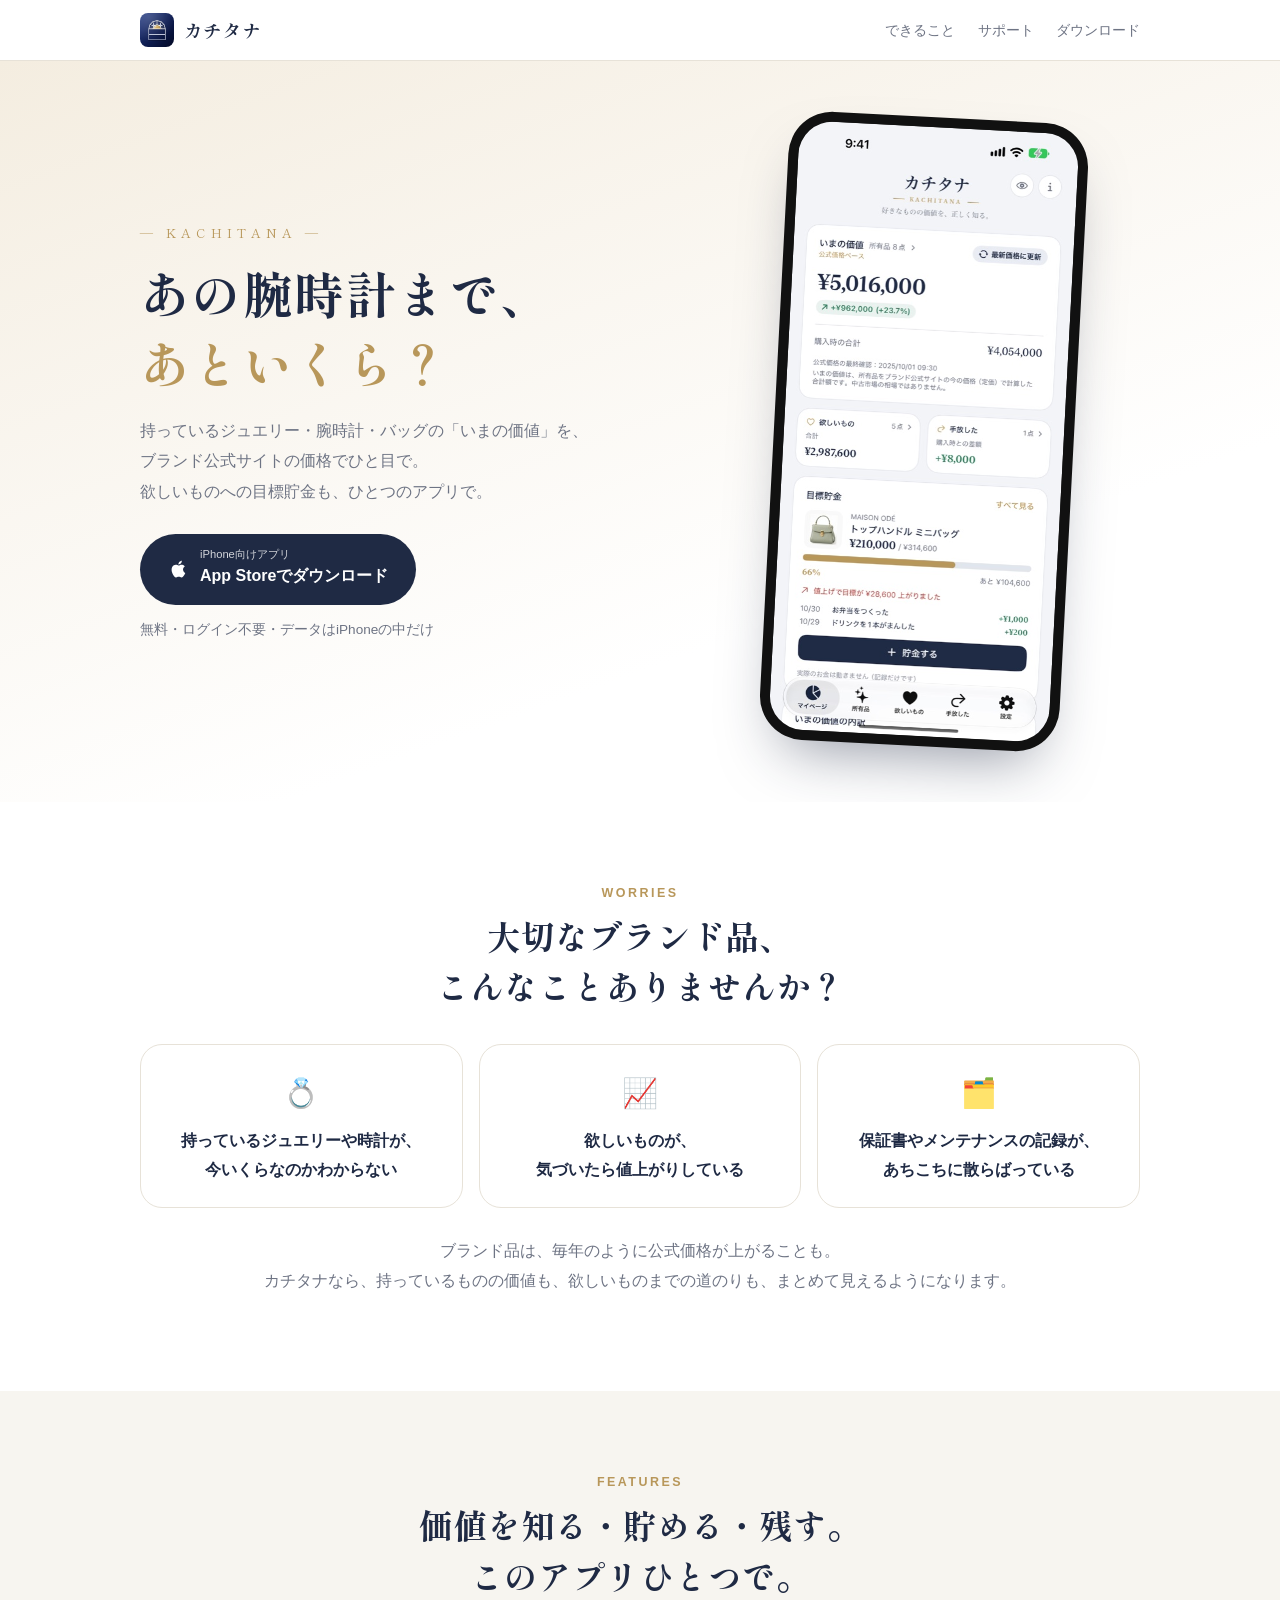
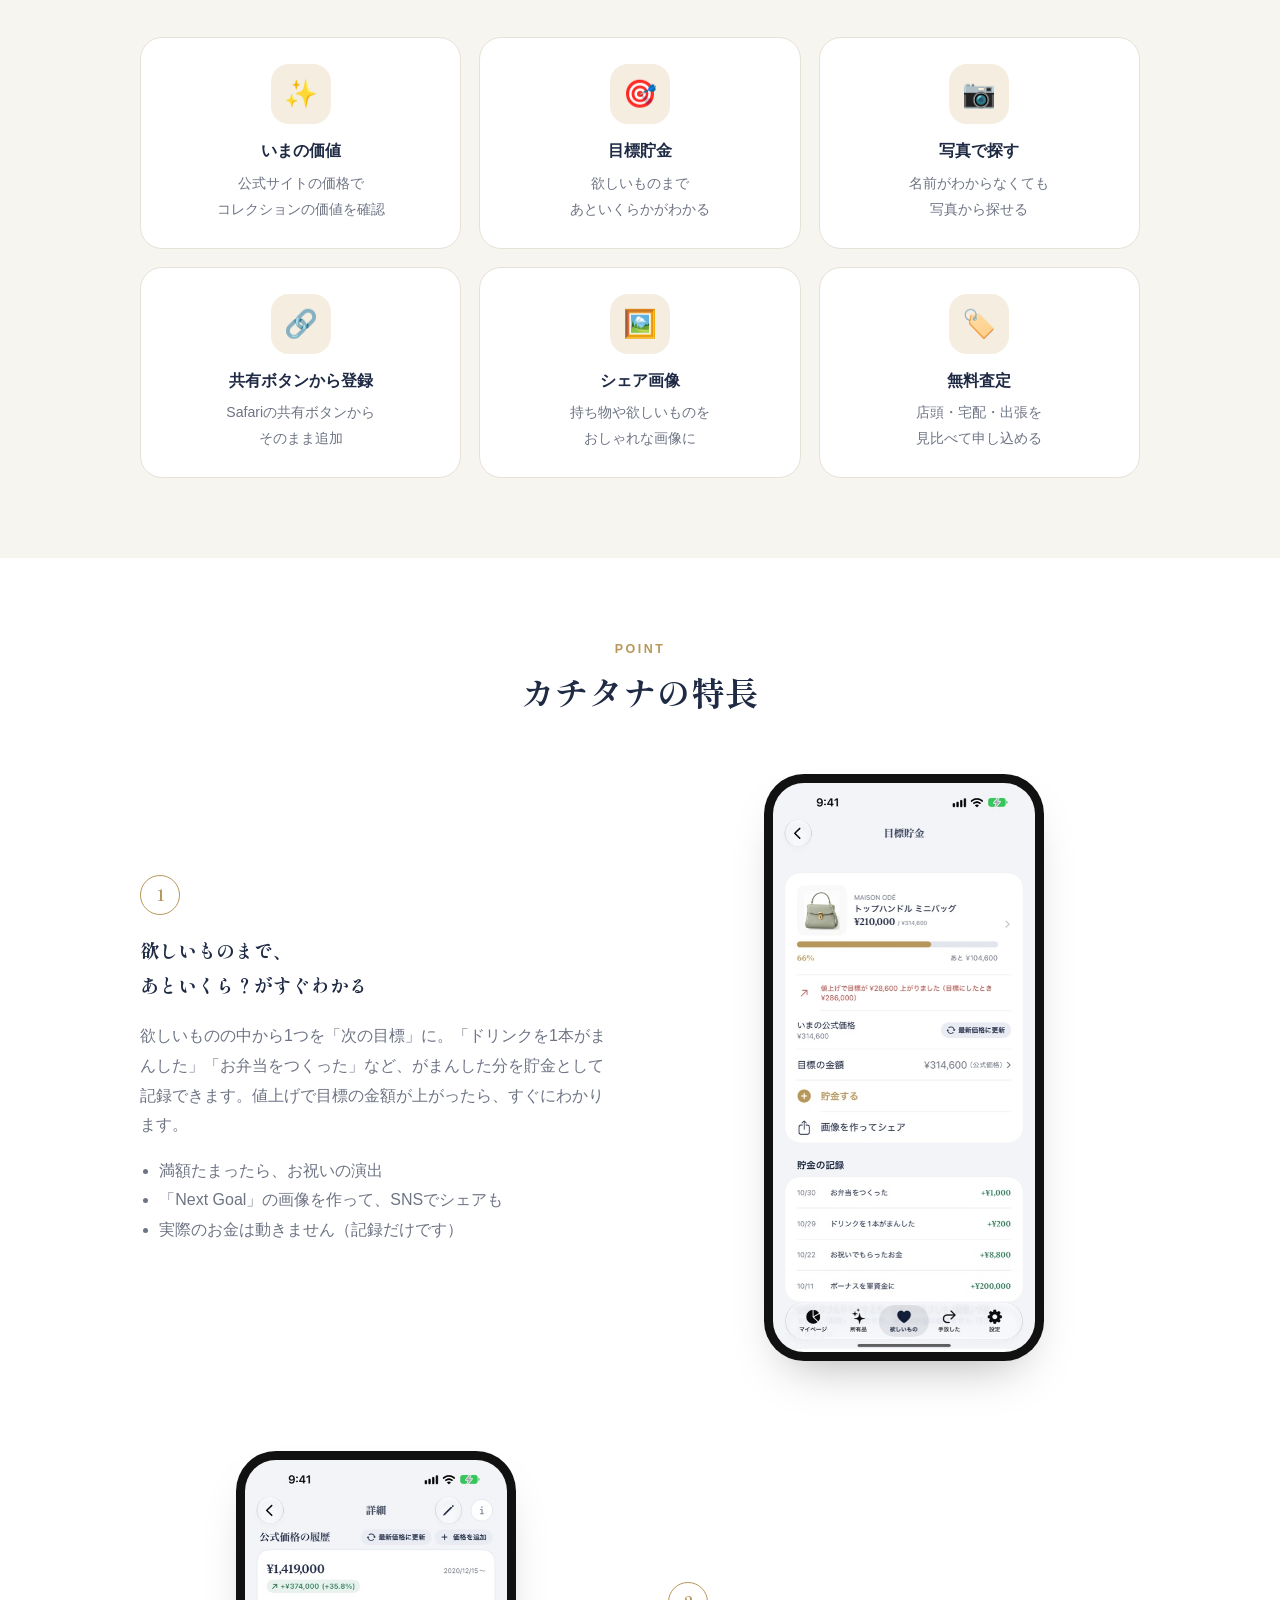
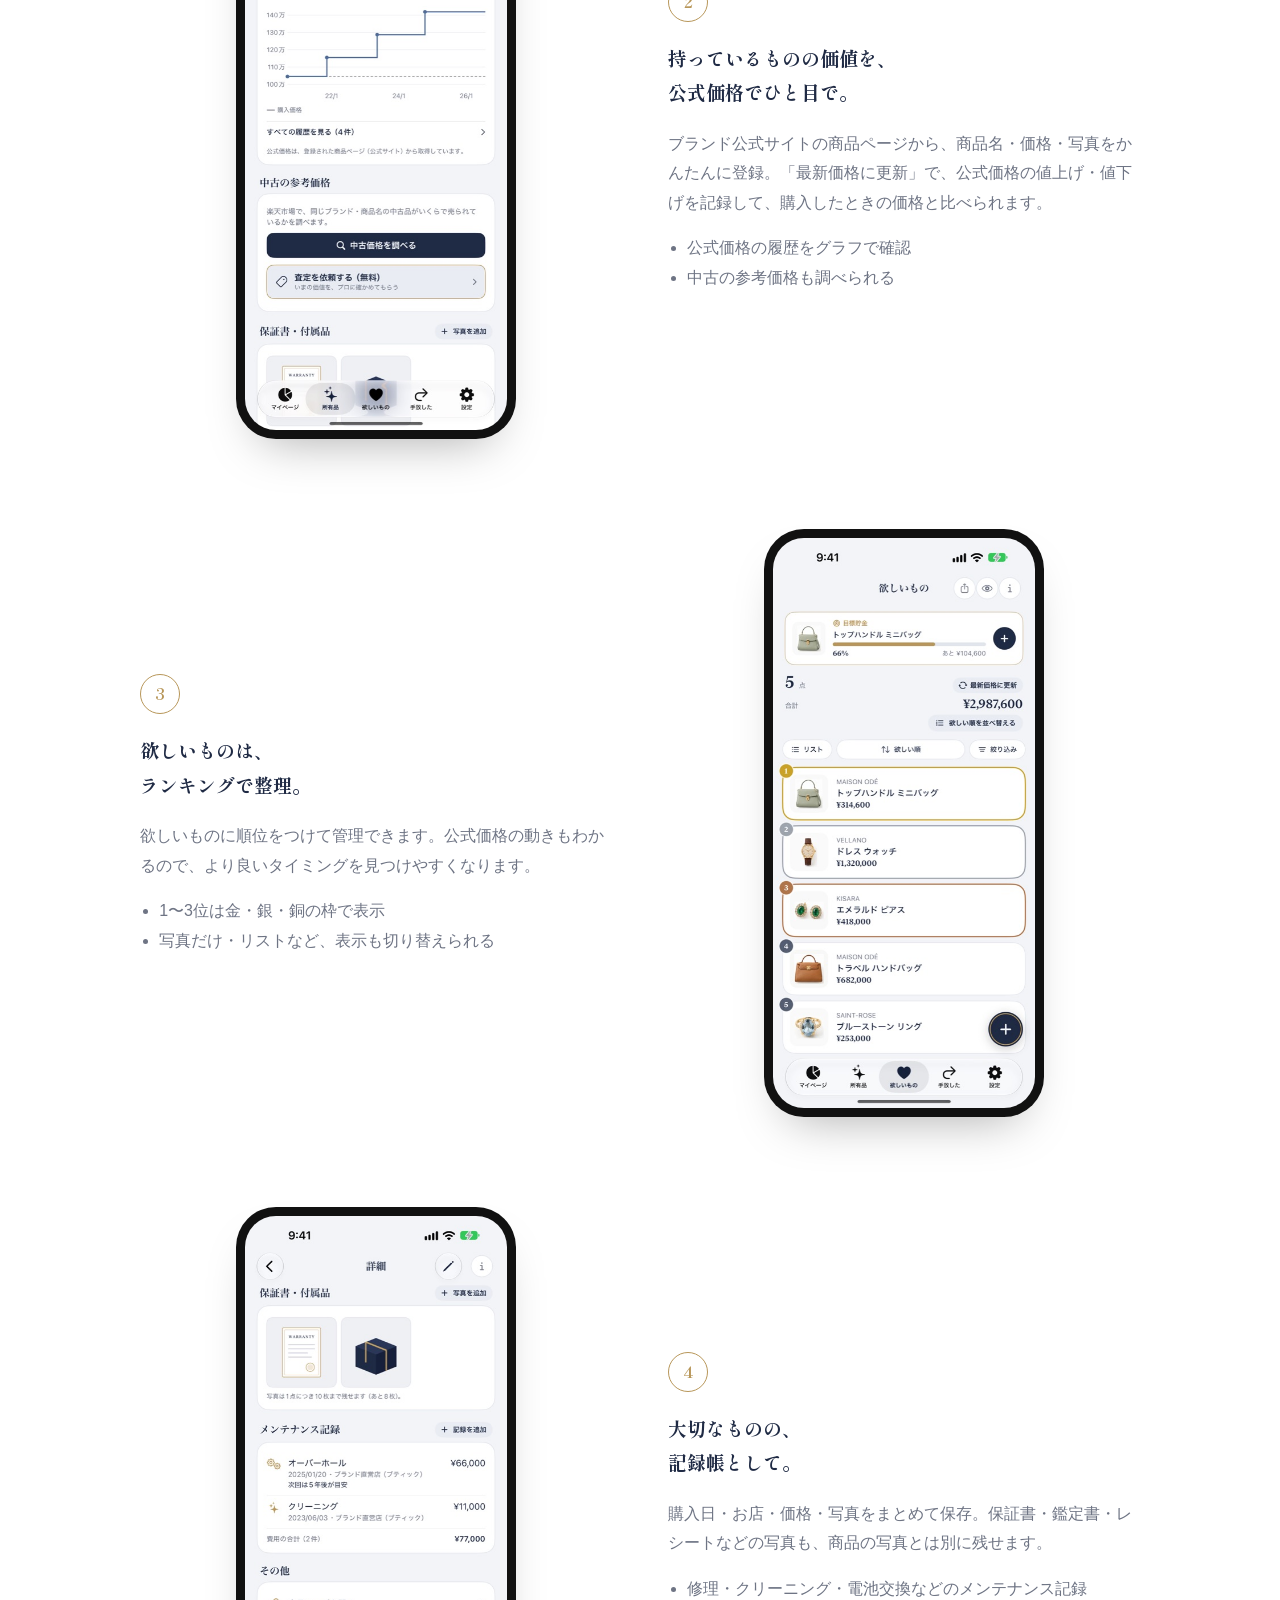
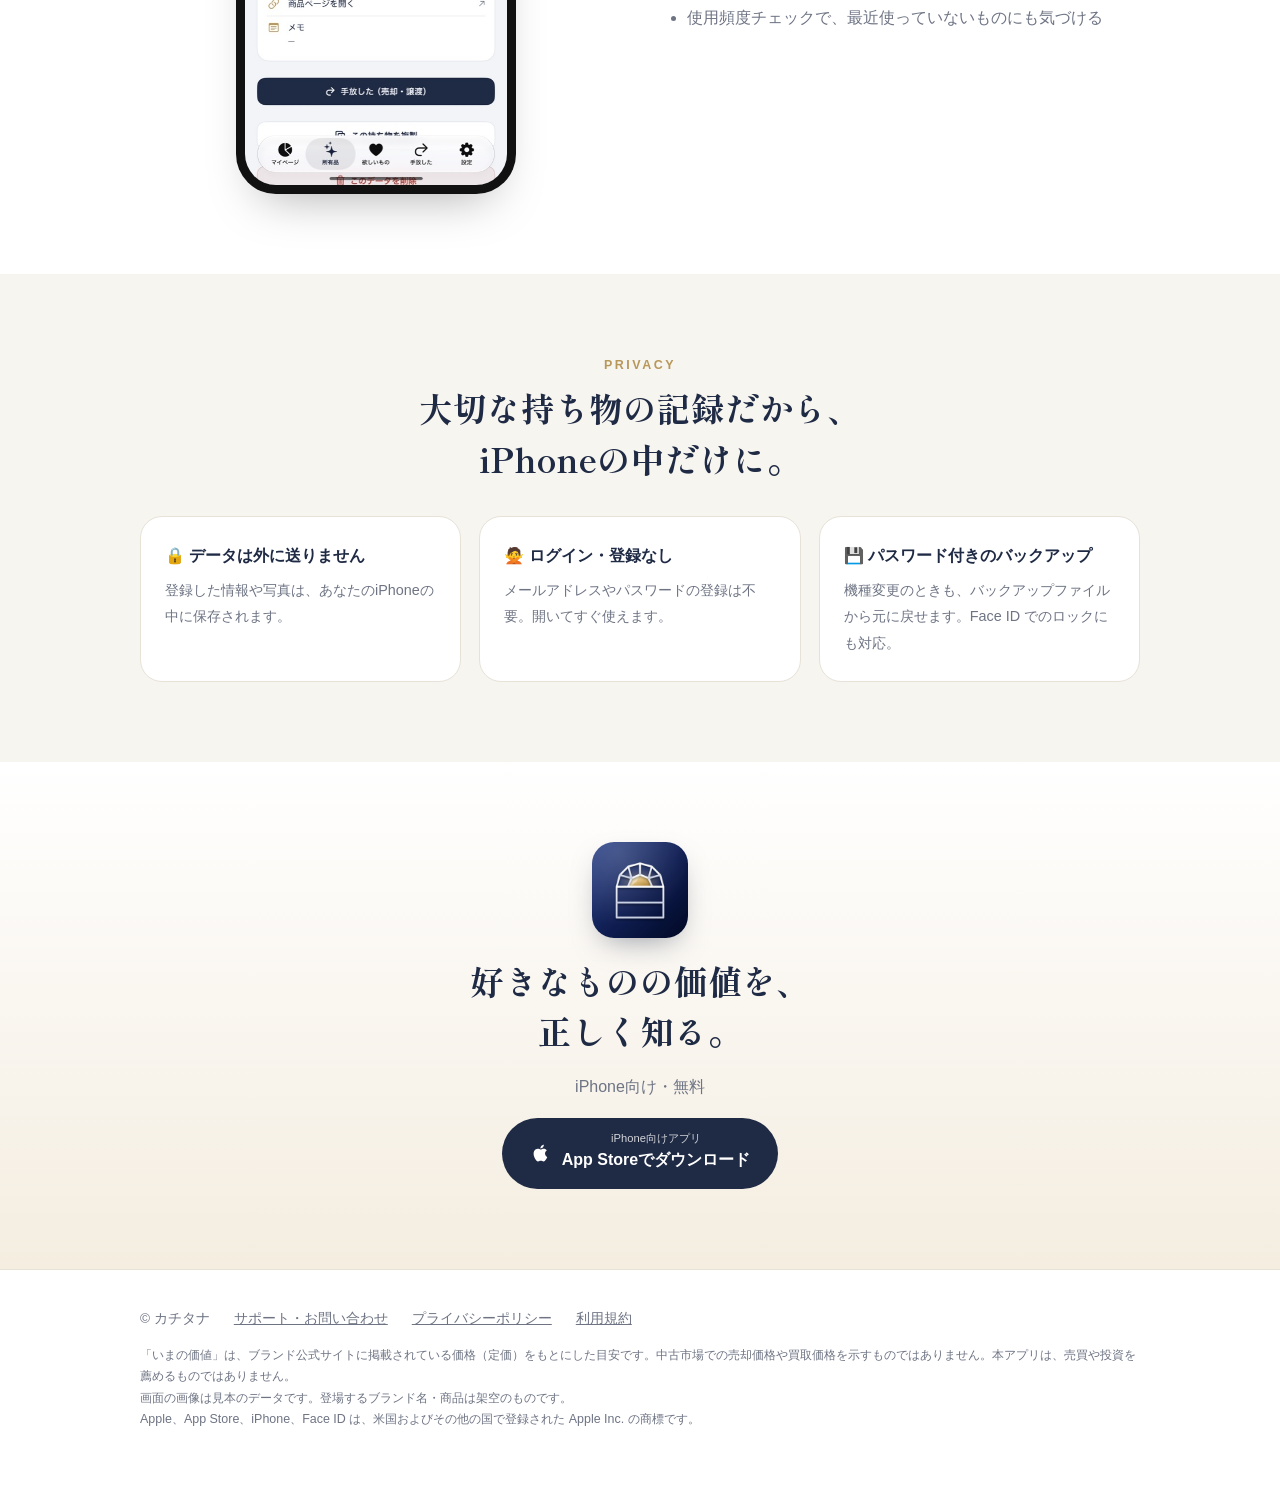
<file: index.html>
<!doctype html>
<html lang="ja">
<head>
<meta charset="utf-8">
<meta name="viewport" content="width=device-width, initial-scale=1">
<title>カチタナ ｜ ブランド品の価値と、欲しいものへの目標貯金</title>
<meta name="description" content="持っているジュエリー・腕時計・バッグの「いまの価値」を、ブランド公式サイトの価格でひと目で。欲しいものへの目標貯金もできるiPhoneアプリです。無料・ログイン不要。">
<meta property="og:title" content="カチタナ">
<meta property="og:description" content="好きなものの価値を、正しく知る。ブランド品の価値と、欲しいものへの目標貯金。">
<meta property="og:image" content="https://kachitana.github.io/icon.png">
<link rel="icon" href="favicon.png">
<link rel="apple-touch-icon" href="icon.png">
<link rel="preconnect" href="https://fonts.googleapis.com">
<link rel="preconnect" href="https://fonts.gstatic.com" crossorigin>
<link href="https://fonts.googleapis.com/css2?family=Shippori+Mincho:wght@500;700&display=swap" rel="stylesheet">
<link rel="stylesheet" href="style.css">
</head>
<body>

<header class="top">
  <div class="wrap">
    <a class="brand" href="./"><img src="icon.png" alt="">カチタナ</a>
    <nav>
      <a href="#features">できること</a>
      <a href="support.html">サポート</a>
      <a href="#download">ダウンロード</a>
    </nav>
  </div>
</header>

<main>
  <!-- いちばん上 -->
  <div class="hero">
    <div class="wrap">
      <div>
        <div class="logo-line">— KACHITANA —</div>
        <h1>あの腕時計まで、<br><em>あといくら？</em></h1>
        <p class="lead">持っているジュエリー・腕時計・バッグの「いまの価値」を、<br class="pc">
          ブランド公式サイトの価格でひと目で。<br class="pc">
          欲しいものへの目標貯金も、ひとつのアプリで。</p>
        <a class="btn" href="https://apps.apple.com/app/apple-store/id6822594648?pt=129613981&amp;ct=website&amp;mt=8">
          <svg class="apple" viewBox="0 0 24 24" aria-hidden="true"><path d="M16.37 12.6c-.02-2.3 1.88-3.4 1.97-3.46-1.07-1.57-2.74-1.79-3.33-1.81-1.42-.14-2.77.84-3.49.84-.72 0-1.83-.82-3.01-.8-1.55.02-2.98.9-3.78 2.29-1.61 2.8-.41 6.94 1.16 9.21.77 1.11 1.68 2.36 2.88 2.31 1.16-.05 1.59-.75 2.99-.75 1.4 0 1.79.75 3.01.72 1.24-.02 2.03-1.13 2.79-2.25.88-1.29 1.24-2.54 1.26-2.6-.03-.01-2.42-.93-2.45-3.7zM14.08 5.85c.64-.77 1.07-1.85.95-2.92-.92.04-2.03.61-2.69 1.38-.59.68-1.11 1.78-.97 2.83 1.02.08 2.07-.52 2.71-1.29z"/></svg>
          <span><small>iPhone向けアプリ</small>App Storeでダウンロード</span></a>
        <span class="badge-free">無料・ログイン不要・データはiPhoneの中だけ</span>
      </div>
      <div class="phone"><img src="s2-mypage.jpg" alt="マイページ。所有品のいまの価値の合計と、目標貯金の進み具合が表示されている"></div>
    </div>
  </div>

  <!-- こんなことありませんか？ -->
  <section>
    <div class="wrap center">
      <div class="eyebrow">Worries</div>
      <h2>大切なブランド品、<br>こんなことありませんか？</h2>
      <div class="worries">
        <div class="worry"><span>💍</span>持っているジュエリーや時計が、<br>今いくらなのかわからない</div>
        <div class="worry"><span>📈</span>欲しいものが、<br>気づいたら値上がりしている</div>
        <div class="worry"><span>🗂️</span>保証書やメンテナンスの記録が、<br>あちこちに散らばっている</div>
      </div>
      <p class="sub" style="margin-top:28px">ブランド品は、毎年のように公式価格が上がることも。<br class="pc">
        カチタナなら、持っているものの価値も、欲しいものまでの道のりも、まとめて見えるようになります。</p>
    </div>
  </section>

  <!-- できること -->
  <section class="alt" id="features">
    <div class="wrap center">
      <div class="eyebrow">Features</div>
      <h2>価値を知る・貯める・残す。<br>このアプリひとつで。</h2>
      <div class="grid6">
        <div class="tile"><div class="ico">✨</div><b>いまの価値</b><p>公式サイトの価格で<br>コレクションの価値を確認</p></div>
        <div class="tile"><div class="ico">🎯</div><b>目標貯金</b><p>欲しいものまで<br>あといくらかがわかる</p></div>
        <div class="tile"><div class="ico">📷</div><b>写真で探す</b><p>名前がわからなくても<br>写真から探せる</p></div>
        <div class="tile"><div class="ico">🔗</div><b>共有ボタンから登録</b><p>Safariの共有ボタンから<br>そのまま追加</p></div>
        <div class="tile"><div class="ico">🖼️</div><b>シェア画像</b><p>持ち物や欲しいものを<br>おしゃれな画像に</p></div>
        <div class="tile"><div class="ico">🏷️</div><b>無料査定</b><p>店頭・宅配・出張を<br>見比べて申し込める</p></div>
      </div>
    </div>
  </section>

  <!-- 特長 -->
  <section>
    <div class="wrap">
      <div class="center" style="margin-bottom:56px">
        <div class="eyebrow">Point</div>
        <h2>カチタナの特長</h2>
      </div>

      <div class="feature">
        <div>
          <span class="num">1</span>
          <h3>欲しいものまで、<br>あといくら？がすぐわかる</h3>
          <p class="sub">欲しいものの中から1つを「次の目標」に。「ドリンクを1本がまんした」「お弁当をつくった」など、がまんした分を貯金として記録できます。値上げで目標の金額が上がったら、すぐにわかります。</p>
          <ul>
            <li>満額たまったら、お祝いの演出</li>
            <li>「Next Goal」の画像を作って、SNSでシェアも</li>
            <li>実際のお金は動きません（記録だけです）</li>
          </ul>
        </div>
        <div class="shot"><img src="s9-goal-detail.jpg" alt="目標貯金の画面。目標まであといくらか、貯金の記録が表示されている" loading="lazy"></div>
      </div>

      <div class="feature reverse">
        <div>
          <span class="num">2</span>
          <h3>持っているものの価値を、<br>公式価格でひと目で。</h3>
          <p class="sub">ブランド公式サイトの商品ページから、商品名・価格・写真をかんたんに登録。「最新価格に更新」で、公式価格の値上げ・値下げを記録して、購入したときの価格と比べられます。</p>
          <ul>
            <li>公式価格の履歴をグラフで確認</li>
            <li>中古の参考価格も調べられる</li>
          </ul>
        </div>
        <div class="shot"><img src="s5-history.jpg" alt="商品の詳細画面。公式価格の履歴がグラフで表示されている" loading="lazy"></div>
      </div>

      <div class="feature">
        <div>
          <span class="num">3</span>
          <h3>欲しいものは、<br>ランキングで整理。</h3>
          <p class="sub">欲しいものに順位をつけて管理できます。公式価格の動きもわかるので、より良いタイミングを見つけやすくなります。</p>
          <ul>
            <li>1〜3位は金・銀・銅の枠で表示</li>
            <li>写真だけ・リストなど、表示も切り替えられる</li>
          </ul>
        </div>
        <div class="shot"><img src="s7-wanted.jpg" alt="欲しいものの一覧。順位つきで並んでいる" loading="lazy"></div>
      </div>

      <div class="feature reverse">
        <div>
          <span class="num">4</span>
          <h3>大切なものの、<br>記録帳として。</h3>
          <p class="sub">購入日・お店・価格・写真をまとめて保存。保証書・鑑定書・レシートなどの写真も、商品の写真とは別に残せます。</p>
          <ul>
            <li>修理・クリーニング・電池交換などのメンテナンス記録</li>
            <li>使用頻度チェックで、最近使っていないものにも気づける</li>
          </ul>
        </div>
        <div class="shot"><img src="s6-records.jpg" alt="詳細画面。保証書の写真とメンテナンス記録が表示されている" loading="lazy"></div>
      </div>
    </div>
  </section>

  <!-- プライバシー -->
  <section class="alt">
    <div class="wrap center">
      <div class="eyebrow">Privacy</div>
      <h2>大切な持ち物の記録だから、<br>iPhoneの中だけに。</h2>
      <div class="trust" style="text-align:left">
        <div><b>🔒 データは外に送りません</b><p>登録した情報や写真は、あなたのiPhoneの中に保存されます。</p></div>
        <div><b>🙅 ログイン・登録なし</b><p>メールアドレスやパスワードの登録は不要。開いてすぐ使えます。</p></div>
        <div><b>💾 パスワード付きのバックアップ</b><p>機種変更のときも、バックアップファイルから元に戻せます。Face ID でのロックにも対応。</p></div>
      </div>
    </div>
  </section>

  <!-- ダウンロード -->
  <section class="cta" id="download">
    <div class="wrap">
      <img class="icon" src="icon.png" alt="カチタナのアイコン">
      <h2>好きなものの価値を、<br>正しく知る。</h2>
      <p class="sub">iPhone向け・無料</p>
      <a class="btn" href="https://apps.apple.com/app/apple-store/id6822594648?pt=129613981&amp;ct=website&amp;mt=8">
        <svg class="apple" viewBox="0 0 24 24" aria-hidden="true"><path d="M16.37 12.6c-.02-2.3 1.88-3.4 1.97-3.46-1.07-1.57-2.74-1.79-3.33-1.81-1.42-.14-2.77.84-3.49.84-.72 0-1.83-.82-3.01-.8-1.55.02-2.98.9-3.78 2.29-1.61 2.8-.41 6.94 1.16 9.21.77 1.11 1.68 2.36 2.88 2.31 1.16-.05 1.59-.75 2.99-.75 1.4 0 1.79.75 3.01.72 1.24-.02 2.03-1.13 2.79-2.25.88-1.29 1.24-2.54 1.26-2.6-.03-.01-2.42-.93-2.45-3.7zM14.08 5.85c.64-.77 1.07-1.85.95-2.92-.92.04-2.03.61-2.69 1.38-.59.68-1.11 1.78-.97 2.83 1.02.08 2.07-.52 2.71-1.29z"/></svg>
        <span><small>iPhone向けアプリ</small>App Storeでダウンロード</span></a>
    </div>
  </section>
</main>

<footer>
  <div class="wrap">
    <div class="links">
      <span>© カチタナ</span>
      <a href="support.html">サポート・お問い合わせ</a>
      <a href="privacy.html">プライバシーポリシー</a>
      <a href="terms.html">利用規約</a>
    </div>
    <p class="note">「いまの価値」は、ブランド公式サイトに掲載されている価格（定価）をもとにした目安です。中古市場での売却価格や買取価格を示すものではありません。本アプリは、売買や投資を薦めるものではありません。<br>
      画面の画像は見本のデータです。登場するブランド名・商品は架空のものです。<br>
      Apple、App Store、iPhone、Face ID は、米国およびその他の国で登録された Apple Inc. の商標です。</p>
  </div>
</footer>

</body>
</html>
</file>
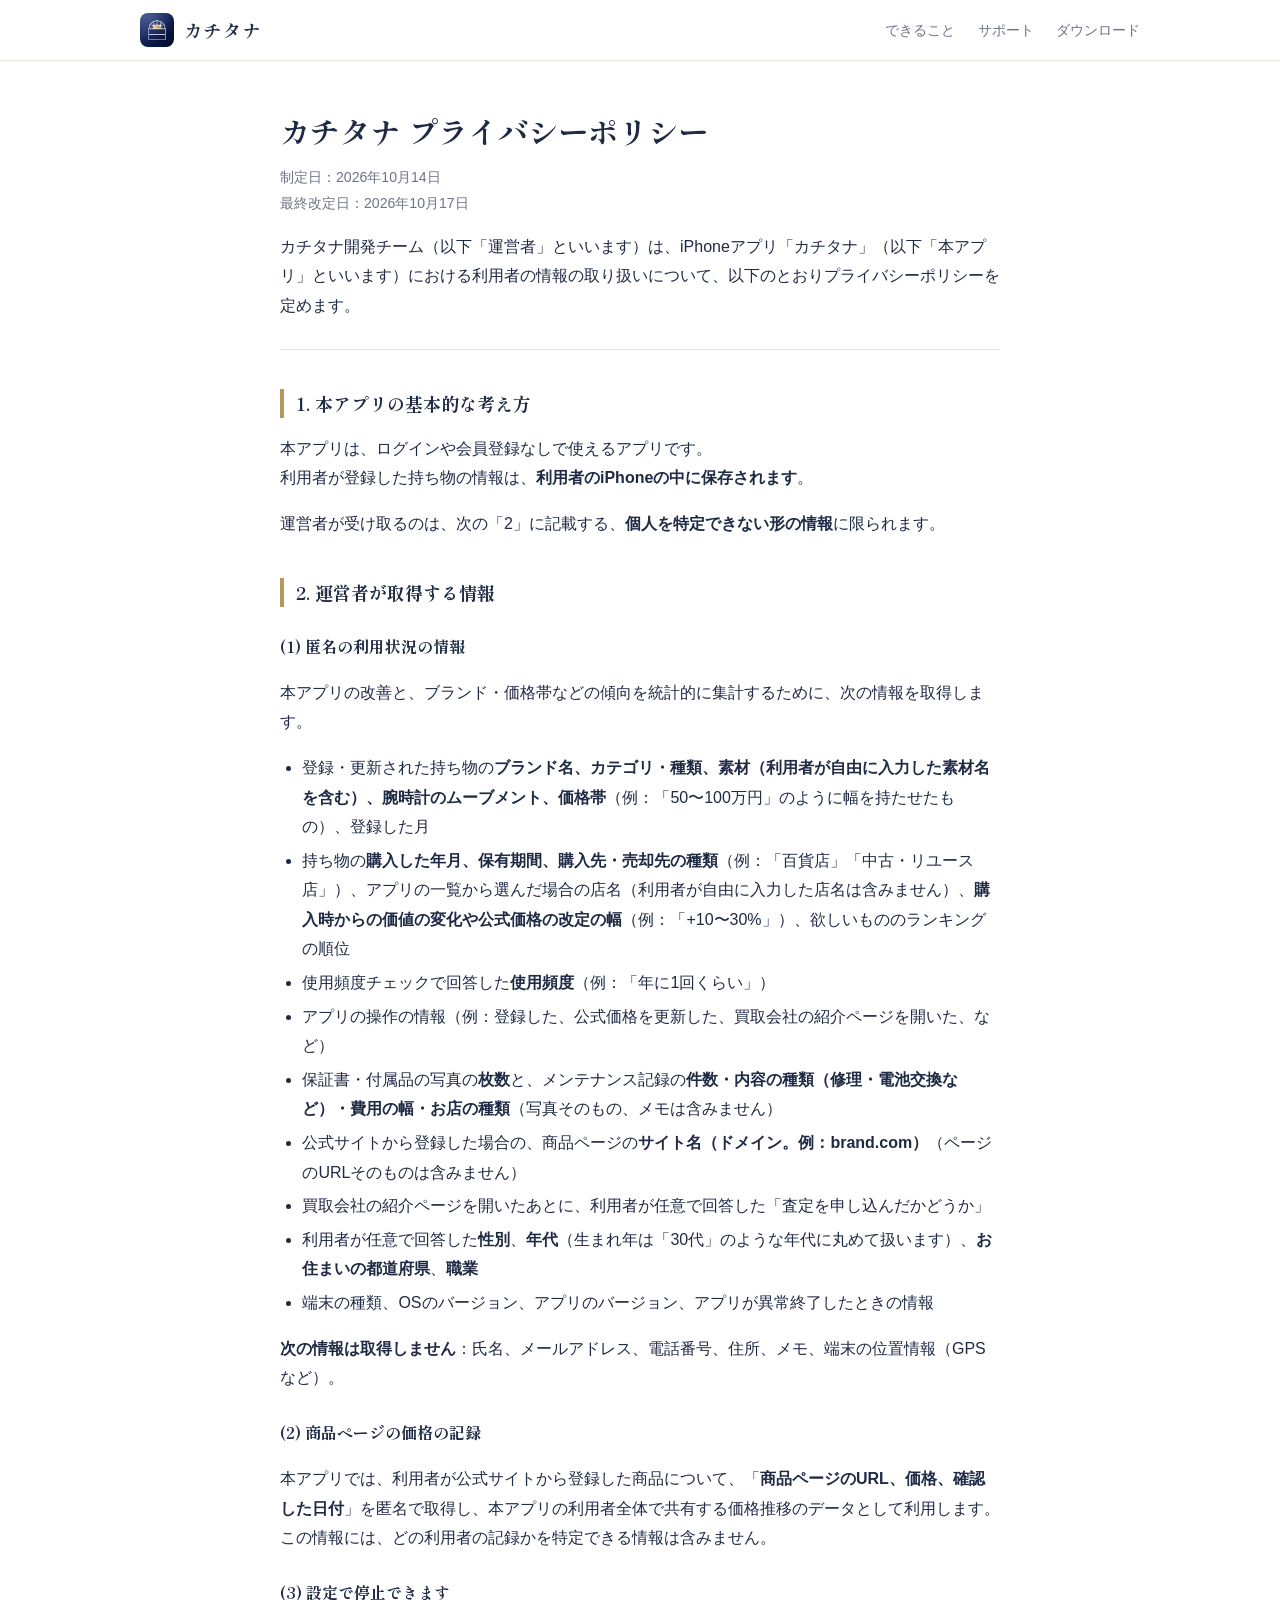
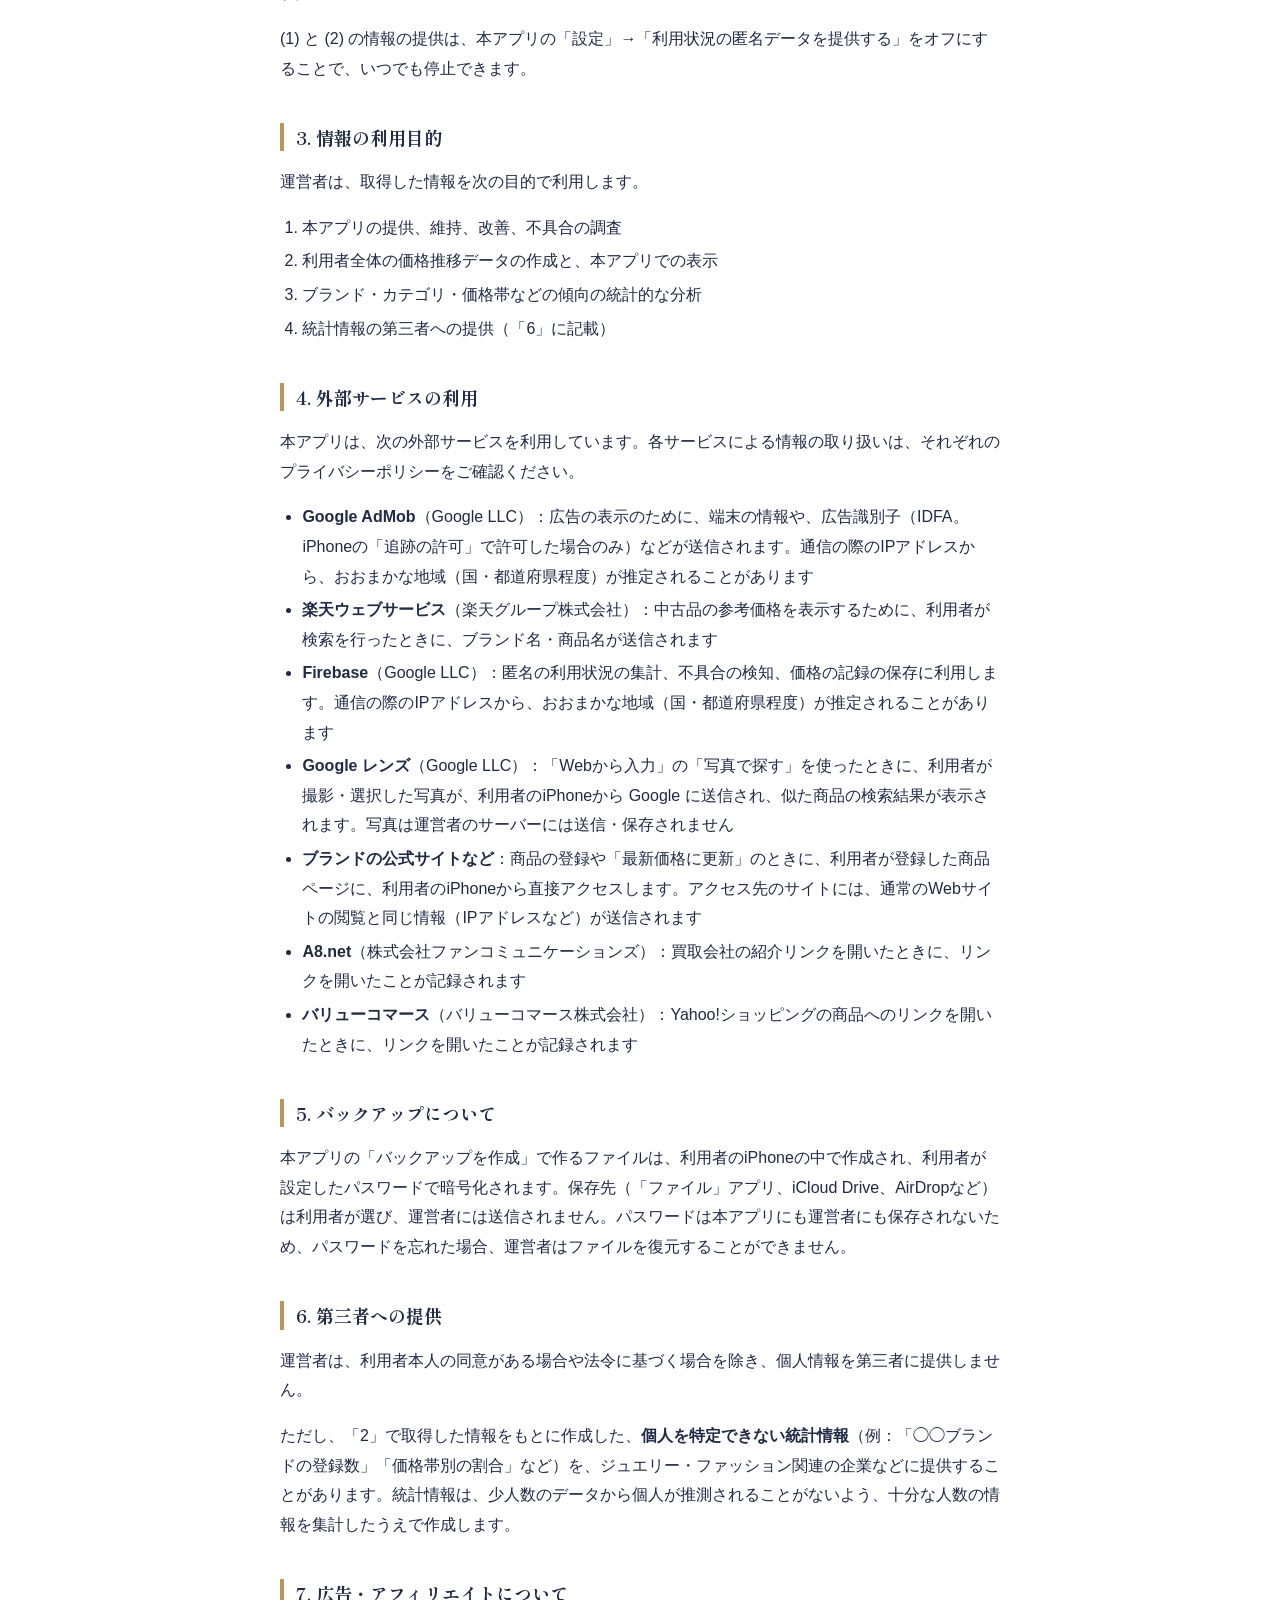
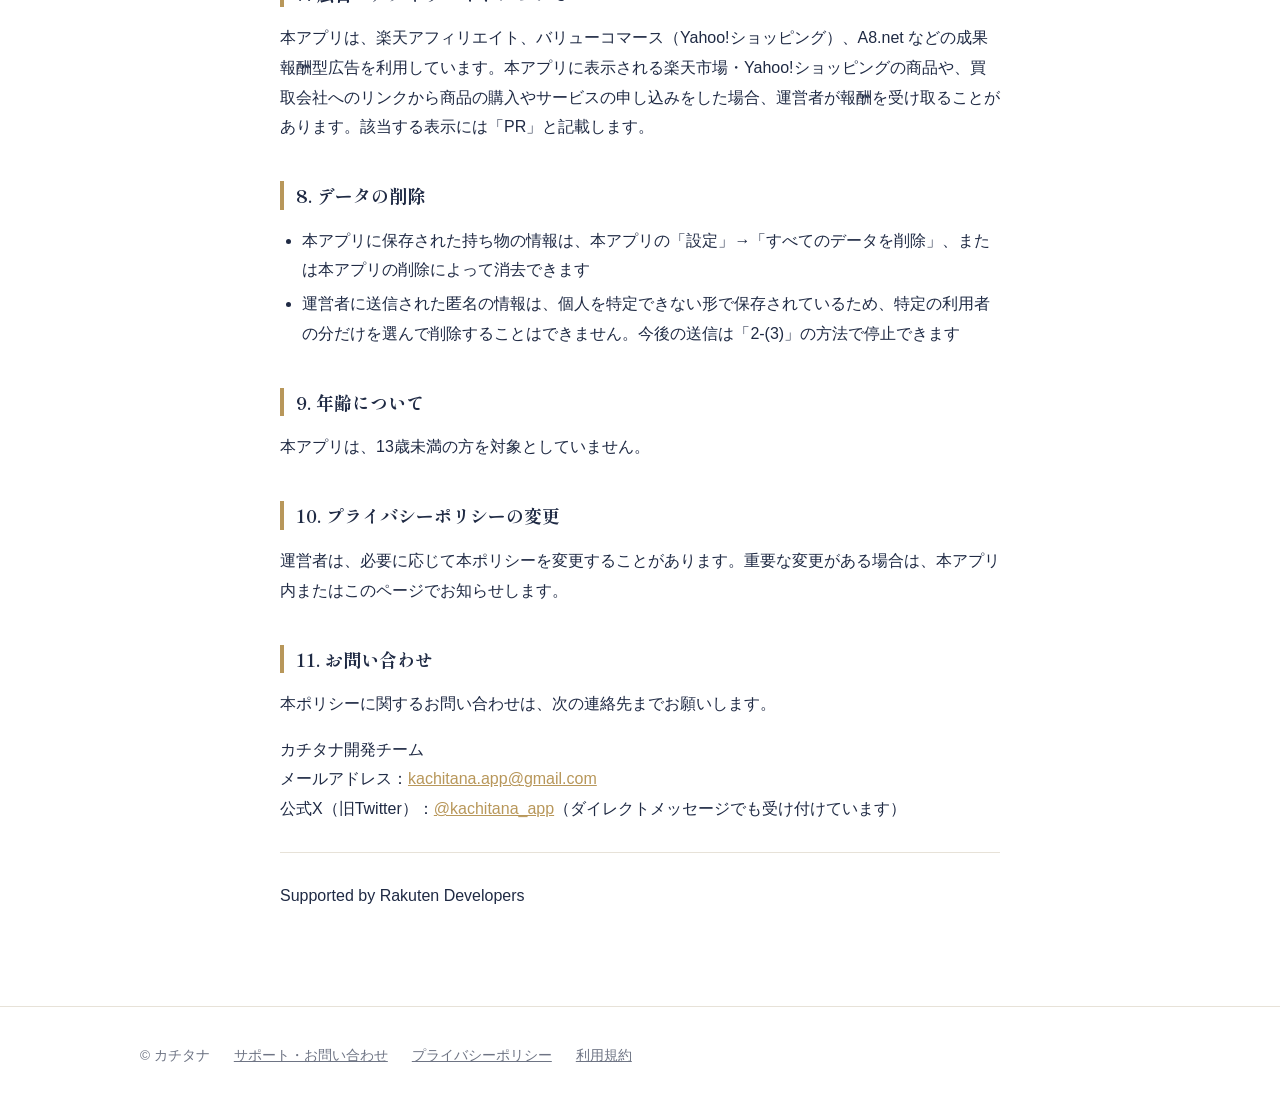
<file: privacy.html>
<!doctype html>
<html lang="ja">
<head>
<meta charset="utf-8">
<meta name="viewport" content="width=device-width, initial-scale=1">
<title>プライバシーポリシー ｜ カチタナ</title>
<meta name="description" content="iPhoneアプリ「カチタナ」のプライバシーポリシーです。">
<link rel="icon" href="favicon.png">
<link rel="apple-touch-icon" href="icon.png">
<link rel="preconnect" href="https://fonts.googleapis.com">
<link rel="preconnect" href="https://fonts.gstatic.com" crossorigin>
<link href="https://fonts.googleapis.com/css2?family=Shippori+Mincho:wght@500;700&display=swap" rel="stylesheet">
<link rel="stylesheet" href="style.css">
</head>
<body>

<header class="top">
  <div class="wrap">
    <a class="brand" href="./"><img src="icon.png" alt="">カチタナ</a>
    <nav>
      <a href="./#features">できること</a>
      <a href="support.html">サポート</a>
      <a href="./#download">ダウンロード</a>
    </nav>
  </div>
</header>

<main class="doc">
<h1>カチタナ プライバシーポリシー</h1>
<p class="date">制定日：2026年10月14日</p>
<p class="date">最終改定日：2026年10月17日</p>
<p>カチタナ開発チーム（以下「運営者」といいます）は、iPhoneアプリ「カチタナ」（以下「本アプリ」といいます）における利用者の情報の取り扱いについて、以下のとおりプライバシーポリシーを定めます。</p>
<hr>
<h2>1. 本アプリの基本的な考え方</h2>
<p>本アプリは、ログインや会員登録なしで使えるアプリです。<br>利用者が登録した持ち物の情報は、<strong>利用者のiPhoneの中に保存されます</strong>。</p>
<p>運営者が受け取るのは、次の「2」に記載する、<strong>個人を特定できない形の情報</strong>に限られます。</p>
<h2>2. 運営者が取得する情報</h2>
<h3>(1) 匿名の利用状況の情報</h3>
<p>本アプリの改善と、ブランド・価格帯などの傾向を統計的に集計するために、次の情報を取得します。</p>
<ul>
<li>登録・更新された持ち物の<strong>ブランド名、カテゴリ・種類、素材（利用者が自由に入力した素材名を含む）、腕時計のムーブメント、価格帯</strong>（例：「50〜100万円」のように幅を持たせたもの）、登録した月</li>
<li>持ち物の<strong>購入した年月、保有期間、購入先・売却先の種類</strong>（例：「百貨店」「中古・リユース店」）、アプリの一覧から選んだ場合の店名（利用者が自由に入力した店名は含みません）、<strong>購入時からの価値の変化や公式価格の改定の幅</strong>（例：「+10〜30%」）、欲しいもののランキングの順位</li>
<li>使用頻度チェックで回答した<strong>使用頻度</strong>（例：「年に1回くらい」）</li>
<li>アプリの操作の情報（例：登録した、公式価格を更新した、買取会社の紹介ページを開いた、など）</li>
<li>保証書・付属品の写真の<strong>枚数</strong>と、メンテナンス記録の<strong>件数・内容の種類（修理・電池交換など）・費用の幅・お店の種類</strong>（写真そのもの、メモは含みません）</li>
<li>公式サイトから登録した場合の、商品ページの<strong>サイト名（ドメイン。例：brand.com）</strong>（ページのURLそのものは含みません）</li>
<li>買取会社の紹介ページを開いたあとに、利用者が任意で回答した「査定を申し込んだかどうか」</li>
<li>利用者が任意で回答した<strong>性別</strong>、<strong>年代</strong>（生まれ年は「30代」のような年代に丸めて扱います）、<strong>お住まいの都道府県</strong>、<strong>職業</strong></li>
<li>端末の種類、OSのバージョン、アプリのバージョン、アプリが異常終了したときの情報</li>
</ul>
<p><strong>次の情報は取得しません</strong>：氏名、メールアドレス、電話番号、住所、メモ、端末の位置情報（GPSなど）。</p>
<h3>(2) 商品ページの価格の記録</h3>
<p>本アプリでは、利用者が公式サイトから登録した商品について、「<strong>商品ページのURL、価格、確認した日付</strong>」を匿名で取得し、本アプリの利用者全体で共有する価格推移のデータとして利用します。この情報には、どの利用者の記録かを特定できる情報は含みません。</p>
<h3>(3) 設定で停止できます</h3>
<p>(1) と (2) の情報の提供は、本アプリの「設定」→「利用状況の匿名データを提供する」をオフにすることで、いつでも停止できます。</p>
<h2>3. 情報の利用目的</h2>
<p>運営者は、取得した情報を次の目的で利用します。</p>
<ol>
<li>本アプリの提供、維持、改善、不具合の調査</li>
<li>利用者全体の価格推移データの作成と、本アプリでの表示</li>
<li>ブランド・カテゴリ・価格帯などの傾向の統計的な分析</li>
<li>統計情報の第三者への提供（「6」に記載）</li>
</ol>
<h2>4. 外部サービスの利用</h2>
<p>本アプリは、次の外部サービスを利用しています。各サービスによる情報の取り扱いは、それぞれのプライバシーポリシーをご確認ください。</p>
<ul>
<li><strong>Google AdMob</strong>（Google LLC）：広告の表示のために、端末の情報や、広告識別子（IDFA。iPhoneの「追跡の許可」で許可した場合のみ）などが送信されます。通信の際のIPアドレスから、おおまかな地域（国・都道府県程度）が推定されることがあります</li>
<li><strong>楽天ウェブサービス</strong>（楽天グループ株式会社）：中古品の参考価格を表示するために、利用者が検索を行ったときに、ブランド名・商品名が送信されます</li>
<li><strong>Firebase</strong>（Google LLC）：匿名の利用状況の集計、不具合の検知、価格の記録の保存に利用します。通信の際のIPアドレスから、おおまかな地域（国・都道府県程度）が推定されることがあります</li>
<li><strong>Google レンズ</strong>（Google LLC）：「Webから入力」の「写真で探す」を使ったときに、利用者が撮影・選択した写真が、利用者のiPhoneから Google に送信され、似た商品の検索結果が表示されます。写真は運営者のサーバーには送信・保存されません</li>
<li><strong>ブランドの公式サイトなど</strong>：商品の登録や「最新価格に更新」のときに、利用者が登録した商品ページに、利用者のiPhoneから直接アクセスします。アクセス先のサイトには、通常のWebサイトの閲覧と同じ情報（IPアドレスなど）が送信されます</li>
<li><strong>A8.net</strong>（株式会社ファンコミュニケーションズ）：買取会社の紹介リンクを開いたときに、リンクを開いたことが記録されます</li>
<li><strong>バリューコマース</strong>（バリューコマース株式会社）：Yahoo!ショッピングの商品へのリンクを開いたときに、リンクを開いたことが記録されます</li>
</ul>
<h2>5. バックアップについて</h2>
<p>本アプリの「バックアップを作成」で作るファイルは、利用者のiPhoneの中で作成され、利用者が設定したパスワードで暗号化されます。保存先（「ファイル」アプリ、iCloud Drive、AirDropなど）は利用者が選び、運営者には送信されません。パスワードは本アプリにも運営者にも保存されないため、パスワードを忘れた場合、運営者はファイルを復元することができません。</p>
<h2>6. 第三者への提供</h2>
<p>運営者は、利用者本人の同意がある場合や法令に基づく場合を除き、個人情報を第三者に提供しません。</p>
<p>ただし、「2」で取得した情報をもとに作成した、<strong>個人を特定できない統計情報</strong>（例：「◯◯ブランドの登録数」「価格帯別の割合」など）を、ジュエリー・ファッション関連の企業などに提供することがあります。統計情報は、少人数のデータから個人が推測されることがないよう、十分な人数の情報を集計したうえで作成します。</p>
<h2>7. 広告・アフィリエイトについて</h2>
<p>本アプリは、楽天アフィリエイト、バリューコマース（Yahoo!ショッピング）、A8.net などの成果報酬型広告を利用しています。本アプリに表示される楽天市場・Yahoo!ショッピングの商品や、買取会社へのリンクから商品の購入やサービスの申し込みをした場合、運営者が報酬を受け取ることがあります。該当する表示には「PR」と記載します。</p>
<h2>8. データの削除</h2>
<ul>
<li>本アプリに保存された持ち物の情報は、本アプリの「設定」→「すべてのデータを削除」、または本アプリの削除によって消去できます</li>
<li>運営者に送信された匿名の情報は、個人を特定できない形で保存されているため、特定の利用者の分だけを選んで削除することはできません。今後の送信は「2-(3)」の方法で停止できます</li>
</ul>
<h2>9. 年齢について</h2>
<p>本アプリは、13歳未満の方を対象としていません。</p>
<h2>10. プライバシーポリシーの変更</h2>
<p>運営者は、必要に応じて本ポリシーを変更することがあります。重要な変更がある場合は、本アプリ内またはこのページでお知らせします。</p>
<h2>11. お問い合わせ</h2>
<p>本ポリシーに関するお問い合わせは、次の連絡先までお願いします。</p>
<p>カチタナ開発チーム<br>メールアドレス：<a href="mailto:kachitana.app@gmail.com">kachitana.app@gmail.com</a><br>公式X（旧Twitter）：<a href="https://x.com/kachitana_app">@kachitana_app</a>（ダイレクトメッセージでも受け付けています）</p>
<hr>
<p>Supported by Rakuten Developers</p>
</main>

<footer>
  <div class="wrap">
    <div class="links">
      <span>© カチタナ</span>
      <a href="support.html">サポート・お問い合わせ</a>
      <a href="privacy.html">プライバシーポリシー</a>
      <a href="terms.html">利用規約</a>
    </div>
  </div>
</footer>

</body>
</html>
</file>
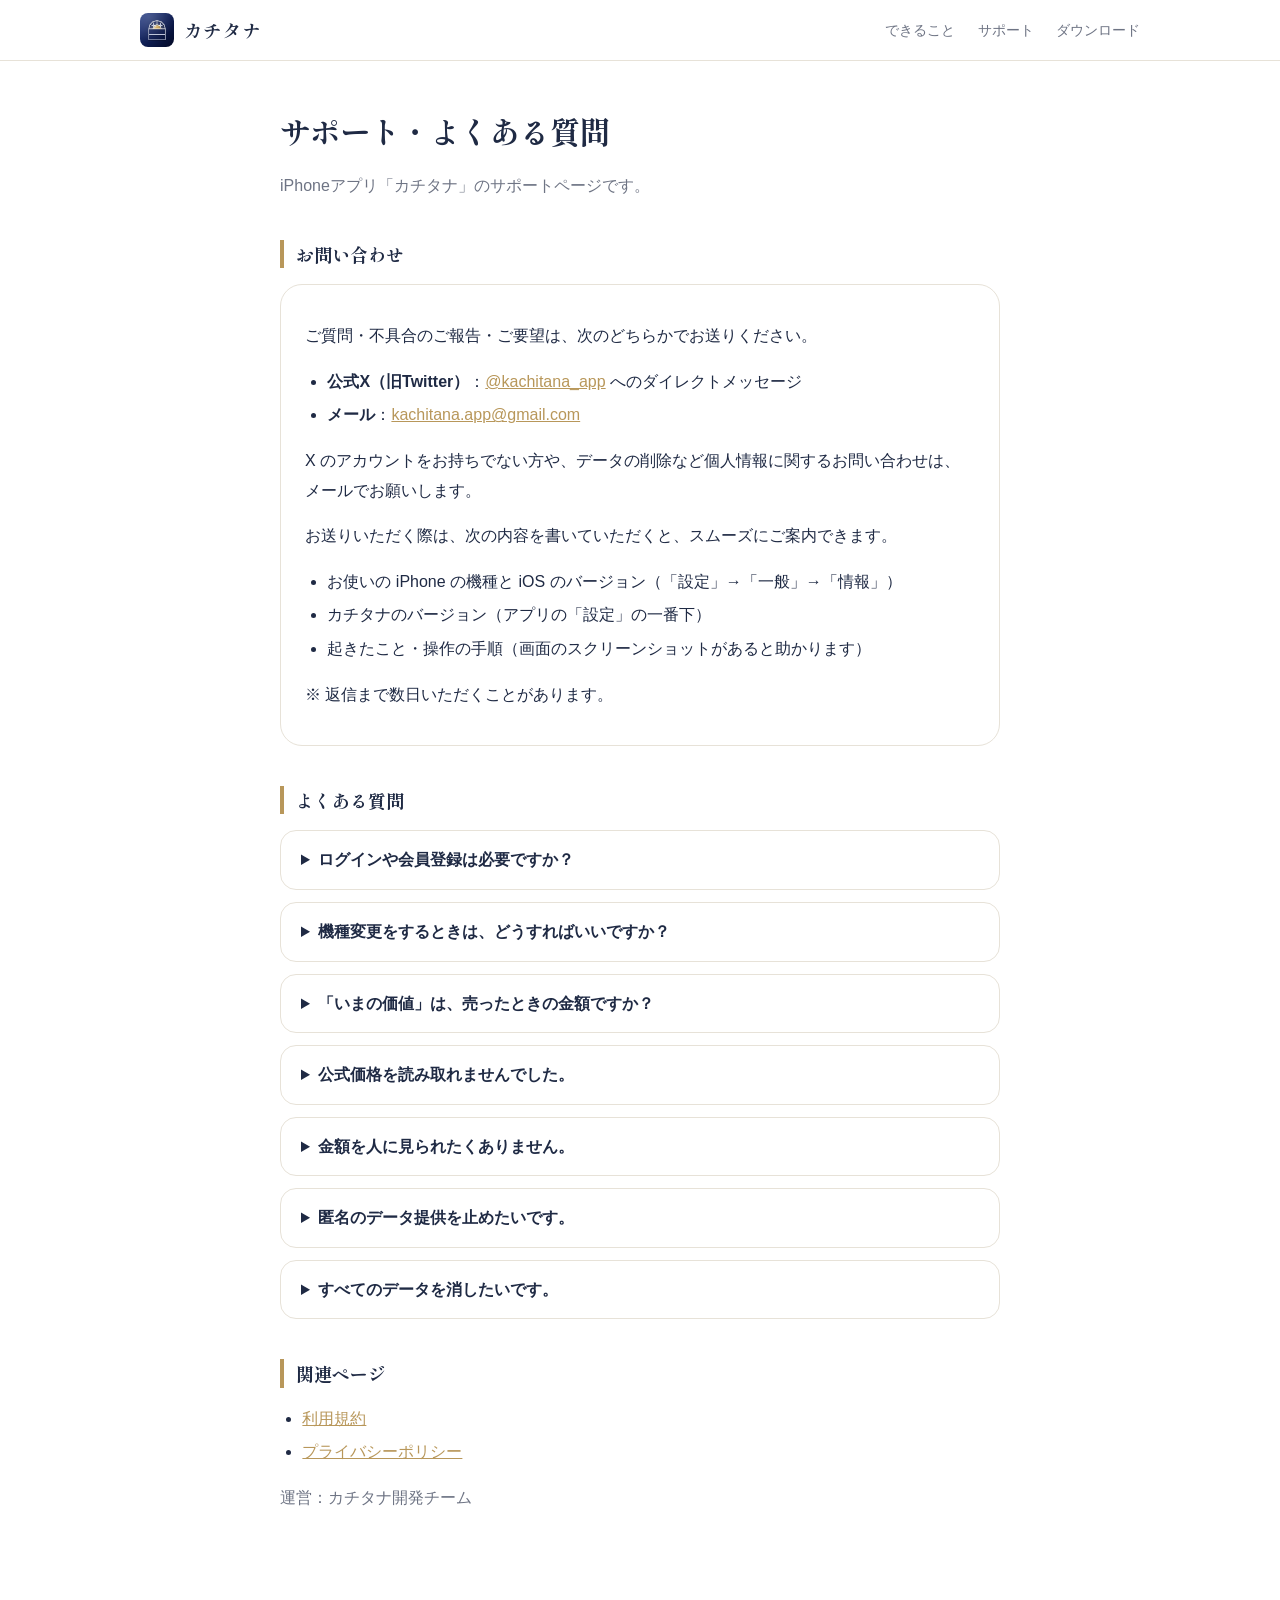
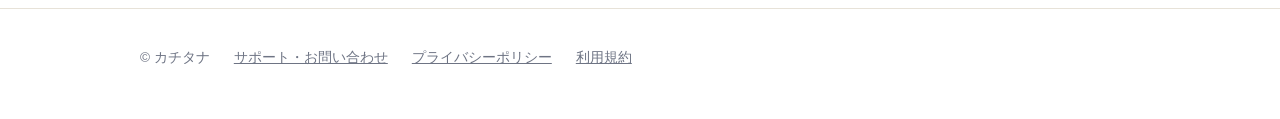
<file: support.html>
<!doctype html>
<html lang="ja">
<head>
<meta charset="utf-8">
<meta name="viewport" content="width=device-width, initial-scale=1">
<title>サポート・よくある質問 ｜ カチタナ</title>
<meta name="description" content="iPhoneアプリ「カチタナ」のサポート・よくある質問・お問い合わせ先です。">
<link rel="icon" href="favicon.png">
<link rel="apple-touch-icon" href="icon.png">
<link rel="preconnect" href="https://fonts.googleapis.com">
<link rel="preconnect" href="https://fonts.gstatic.com" crossorigin>
<link href="https://fonts.googleapis.com/css2?family=Shippori+Mincho:wght@500;700&display=swap" rel="stylesheet">
<link rel="stylesheet" href="style.css">
</head>
<body>

<header class="top">
  <div class="wrap">
    <a class="brand" href="./"><img src="icon.png" alt="">カチタナ</a>
    <nav>
      <a href="./#features">できること</a>
      <a href="support.html">サポート</a>
      <a href="./#download">ダウンロード</a>
    </nav>
  </div>
</header>

<main class="doc">
<h1>サポート・よくある質問</h1>
<p class="sub">iPhoneアプリ「カチタナ」のサポートページです。</p>
<h2>お問い合わせ</h2>
<div class="contact">
<p>ご質問・不具合のご報告・ご要望は、次のどちらかでお送りください。</p>
<ul>
<li><strong>公式X（旧Twitter）</strong>：<a href="https://x.com/kachitana_app">@kachitana_app</a> へのダイレクトメッセージ</li>
<li><strong>メール</strong>：<a href="mailto:kachitana.app@gmail.com">kachitana.app@gmail.com</a></li>
</ul>
<p>X のアカウントをお持ちでない方や、データの削除など個人情報に関するお問い合わせは、メールでお願いします。</p>
<p>お送りいただく際は、次の内容を書いていただくと、スムーズにご案内できます。</p>
<ul>
<li>お使いの iPhone の機種と iOS のバージョン（「設定」→「一般」→「情報」）</li>
<li>カチタナのバージョン（アプリの「設定」の一番下）</li>
<li>起きたこと・操作の手順（画面のスクリーンショットがあると助かります）</li>
</ul>
<p>※ 返信まで数日いただくことがあります。</p>
</div>
<h2>よくある質問</h2>
<div class="faq">
<details><summary>ログインや会員登録は必要ですか？</summary><p>いいえ、必要ありません。登録した持ち物の情報は、お使いの iPhone の中に保存されます。</p></details>
<details><summary>機種変更をするときは、どうすればいいですか？</summary><p>アプリの「設定」→「バックアップを作成」でファイルを作り、「ファイル」アプリ（iCloud Drive など）に保存してください。新しい iPhone でカチタナを入れたら、「設定」→「バックアップから復元」で元に戻せます。バックアップのパスワードは、忘れないように控えておいてください。</p></details>
<details><summary>「いまの価値」は、売ったときの金額ですか？</summary><p>いいえ。ブランドの公式サイトに掲載されている価格（定価）をもとにした目安です。中古市場での売却価格や買取価格ではありません。中古の相場は、詳細画面の「中古の参考価格」で調べられます。</p></details>
<details><summary>公式価格を読み取れませんでした。</summary><p>公式サイトの表示の変更などで、読み取れないことがあります。詳細画面の「価格を追加」から、手入力で記録できます。</p></details>
<details><summary>金額を人に見られたくありません。</summary><p>マイページや各一覧の右上にある目のマークで、金額を隠せます。「設定」→「アプリをロックする」をオンにすると、開くときに Face ID やパスコードが必要になります。</p></details>
<details><summary>匿名のデータ提供を止めたいです。</summary><p>「設定」→「利用状況の匿名データを提供する」をオフにしてください。</p></details>
<details><summary>すべてのデータを消したいです。</summary><p>「設定」→「すべてのデータを削除」で消せます。消したデータは元に戻せないため、必要なら先にバックアップを作成してください。</p></details>
</div>
<h2>関連ページ</h2>
<ul><li><a href="terms.html">利用規約</a></li><li><a href="privacy.html">プライバシーポリシー</a></li></ul>
<p class="sub">運営：カチタナ開発チーム</p>
</main>

<footer>
  <div class="wrap">
    <div class="links">
      <span>© カチタナ</span>
      <a href="support.html">サポート・お問い合わせ</a>
      <a href="privacy.html">プライバシーポリシー</a>
      <a href="terms.html">利用規約</a>
    </div>
  </div>
</footer>

</body>
</html>
</file>
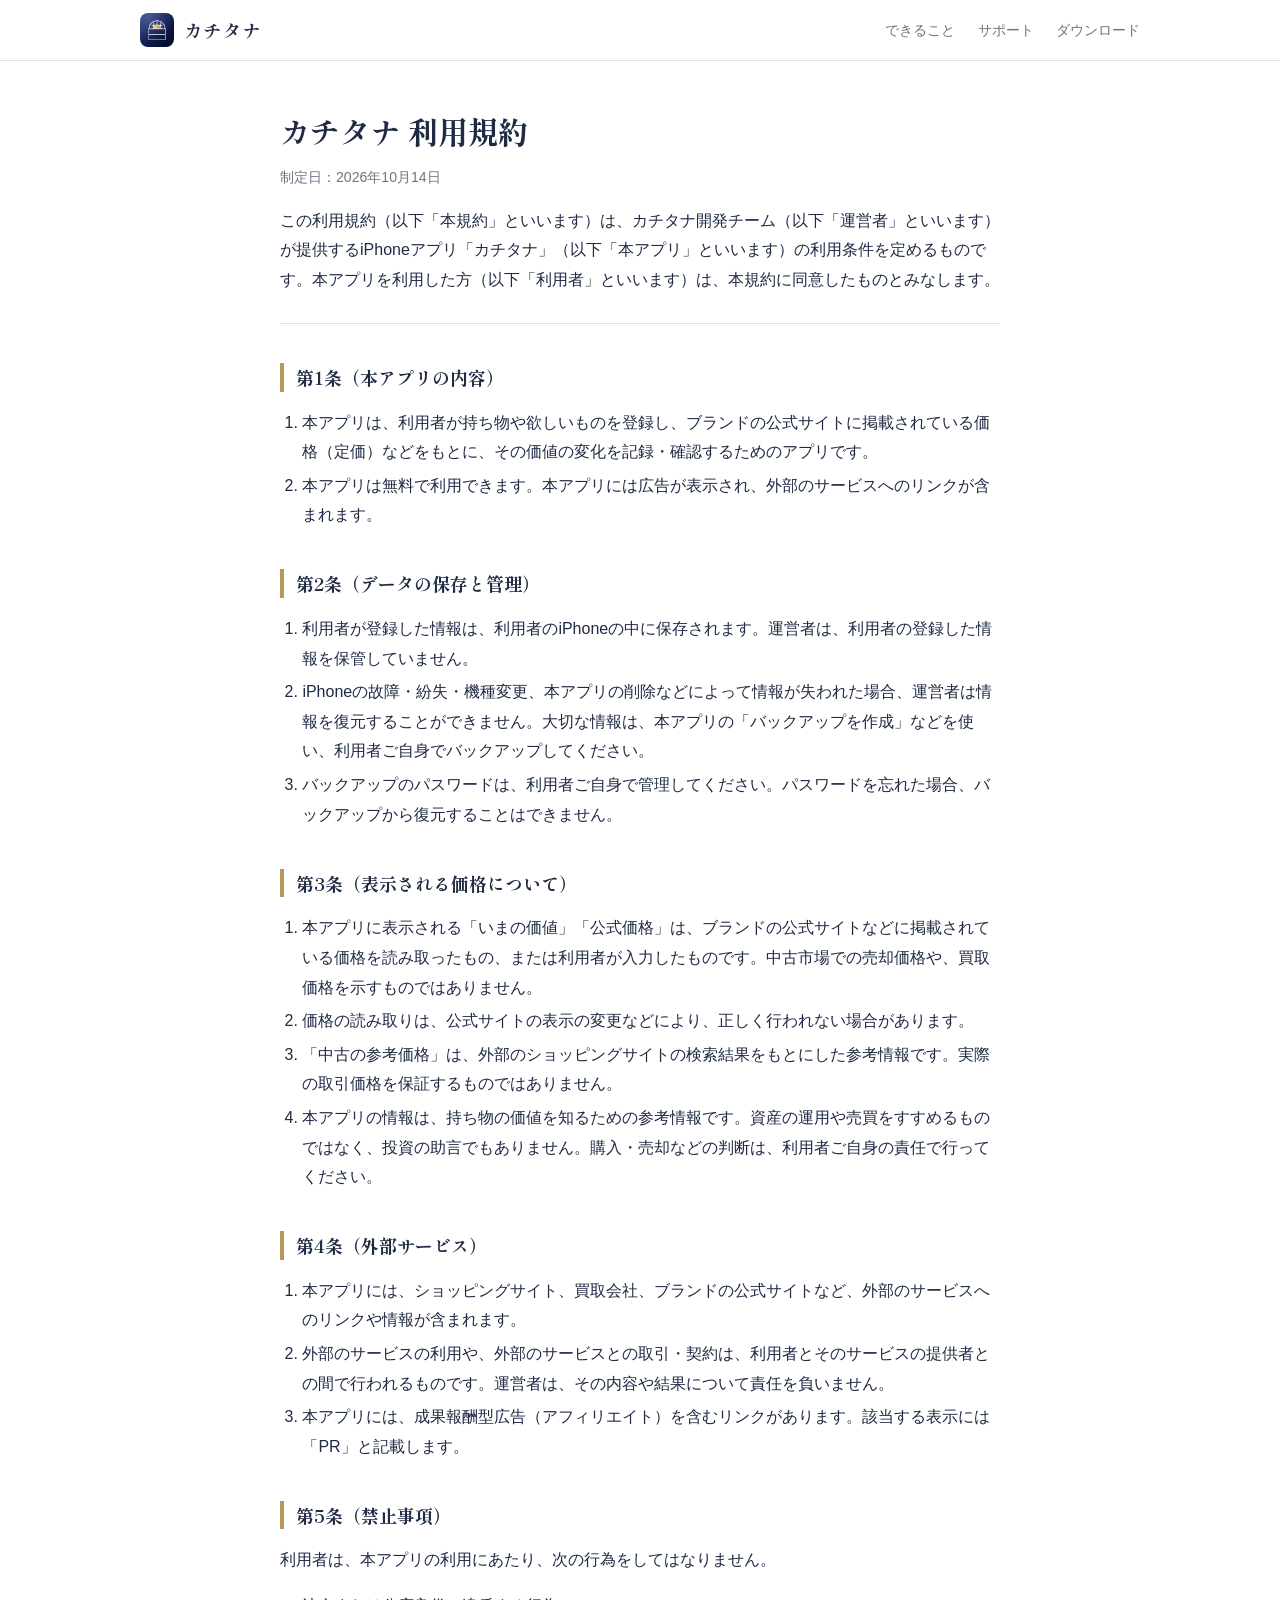
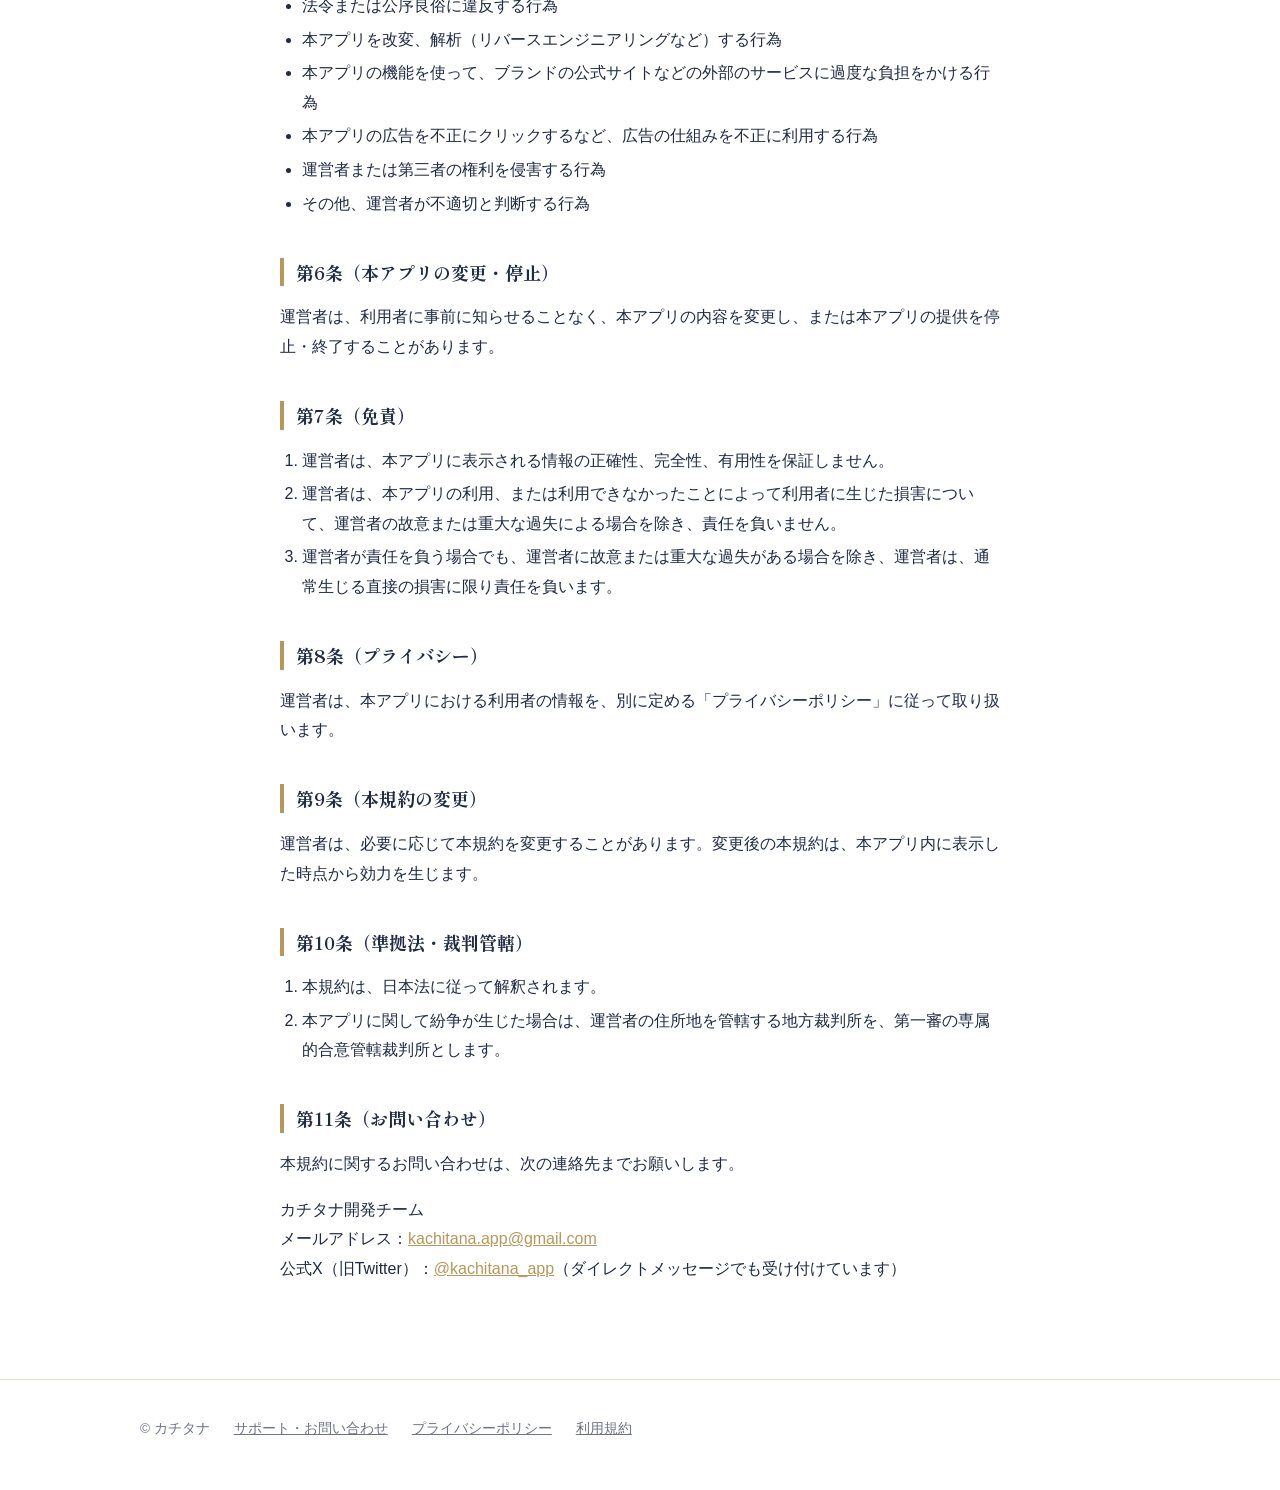
<file: terms.html>
<!doctype html>
<html lang="ja">
<head>
<meta charset="utf-8">
<meta name="viewport" content="width=device-width, initial-scale=1">
<title>利用規約 ｜ カチタナ</title>
<meta name="description" content="iPhoneアプリ「カチタナ」の利用規約です。">
<link rel="icon" href="favicon.png">
<link rel="apple-touch-icon" href="icon.png">
<link rel="preconnect" href="https://fonts.googleapis.com">
<link rel="preconnect" href="https://fonts.gstatic.com" crossorigin>
<link href="https://fonts.googleapis.com/css2?family=Shippori+Mincho:wght@500;700&display=swap" rel="stylesheet">
<link rel="stylesheet" href="style.css">
</head>
<body>

<header class="top">
  <div class="wrap">
    <a class="brand" href="./"><img src="icon.png" alt="">カチタナ</a>
    <nav>
      <a href="./#features">できること</a>
      <a href="support.html">サポート</a>
      <a href="./#download">ダウンロード</a>
    </nav>
  </div>
</header>

<main class="doc">
<h1>カチタナ 利用規約</h1>
<p class="date">制定日：2026年10月14日</p>
<p>この利用規約（以下「本規約」といいます）は、カチタナ開発チーム（以下「運営者」といいます）が提供するiPhoneアプリ「カチタナ」（以下「本アプリ」といいます）の利用条件を定めるものです。本アプリを利用した方（以下「利用者」といいます）は、本規約に同意したものとみなします。</p>
<hr>
<h2>第1条（本アプリの内容）</h2>
<ol>
<li>本アプリは、利用者が持ち物や欲しいものを登録し、ブランドの公式サイトに掲載されている価格（定価）などをもとに、その価値の変化を記録・確認するためのアプリです。</li>
<li>本アプリは無料で利用できます。本アプリには広告が表示され、外部のサービスへのリンクが含まれます。</li>
</ol>
<h2>第2条（データの保存と管理）</h2>
<ol>
<li>利用者が登録した情報は、利用者のiPhoneの中に保存されます。運営者は、利用者の登録した情報を保管していません。</li>
<li>iPhoneの故障・紛失・機種変更、本アプリの削除などによって情報が失われた場合、運営者は情報を復元することができません。大切な情報は、本アプリの「バックアップを作成」などを使い、利用者ご自身でバックアップしてください。</li>
<li>バックアップのパスワードは、利用者ご自身で管理してください。パスワードを忘れた場合、バックアップから復元することはできません。</li>
</ol>
<h2>第3条（表示される価格について）</h2>
<ol>
<li>本アプリに表示される「いまの価値」「公式価格」は、ブランドの公式サイトなどに掲載されている価格を読み取ったもの、または利用者が入力したものです。中古市場での売却価格や、買取価格を示すものではありません。</li>
<li>価格の読み取りは、公式サイトの表示の変更などにより、正しく行われない場合があります。</li>
<li>「中古の参考価格」は、外部のショッピングサイトの検索結果をもとにした参考情報です。実際の取引価格を保証するものではありません。</li>
<li>本アプリの情報は、持ち物の価値を知るための参考情報です。資産の運用や売買をすすめるものではなく、投資の助言でもありません。購入・売却などの判断は、利用者ご自身の責任で行ってください。</li>
</ol>
<h2>第4条（外部サービス）</h2>
<ol>
<li>本アプリには、ショッピングサイト、買取会社、ブランドの公式サイトなど、外部のサービスへのリンクや情報が含まれます。</li>
<li>外部のサービスの利用や、外部のサービスとの取引・契約は、利用者とそのサービスの提供者との間で行われるものです。運営者は、その内容や結果について責任を負いません。</li>
<li>本アプリには、成果報酬型広告（アフィリエイト）を含むリンクがあります。該当する表示には「PR」と記載します。</li>
</ol>
<h2>第5条（禁止事項）</h2>
<p>利用者は、本アプリの利用にあたり、次の行為をしてはなりません。</p>
<ul>
<li>法令または公序良俗に違反する行為</li>
<li>本アプリを改変、解析（リバースエンジニアリングなど）する行為</li>
<li>本アプリの機能を使って、ブランドの公式サイトなどの外部のサービスに過度な負担をかける行為</li>
<li>本アプリの広告を不正にクリックするなど、広告の仕組みを不正に利用する行為</li>
<li>運営者または第三者の権利を侵害する行為</li>
<li>その他、運営者が不適切と判断する行為</li>
</ul>
<h2>第6条（本アプリの変更・停止）</h2>
<p>運営者は、利用者に事前に知らせることなく、本アプリの内容を変更し、または本アプリの提供を停止・終了することがあります。</p>
<h2>第7条（免責）</h2>
<ol>
<li>運営者は、本アプリに表示される情報の正確性、完全性、有用性を保証しません。</li>
<li>運営者は、本アプリの利用、または利用できなかったことによって利用者に生じた損害について、運営者の故意または重大な過失による場合を除き、責任を負いません。</li>
<li>運営者が責任を負う場合でも、運営者に故意または重大な過失がある場合を除き、運営者は、通常生じる直接の損害に限り責任を負います。</li>
</ol>
<h2>第8条（プライバシー）</h2>
<p>運営者は、本アプリにおける利用者の情報を、別に定める「プライバシーポリシー」に従って取り扱います。</p>
<h2>第9条（本規約の変更）</h2>
<p>運営者は、必要に応じて本規約を変更することがあります。変更後の本規約は、本アプリ内に表示した時点から効力を生じます。</p>
<h2>第10条（準拠法・裁判管轄）</h2>
<ol>
<li>本規約は、日本法に従って解釈されます。</li>
<li>本アプリに関して紛争が生じた場合は、運営者の住所地を管轄する地方裁判所を、第一審の専属的合意管轄裁判所とします。</li>
</ol>
<h2>第11条（お問い合わせ）</h2>
<p>本規約に関するお問い合わせは、次の連絡先までお願いします。</p>
<p>カチタナ開発チーム<br>メールアドレス：<a href="mailto:kachitana.app@gmail.com">kachitana.app@gmail.com</a><br>公式X（旧Twitter）：<a href="https://x.com/kachitana_app">@kachitana_app</a>（ダイレクトメッセージでも受け付けています）</p>
</main>

<footer>
  <div class="wrap">
    <div class="links">
      <span>© カチタナ</span>
      <a href="support.html">サポート・お問い合わせ</a>
      <a href="privacy.html">プライバシーポリシー</a>
      <a href="terms.html">利用規約</a>
    </div>
  </div>
</footer>

</body>
</html>
</file>
<file: style.css>
:root {
  --navy: #1F2A44;
  --gold: #B8975A;
  --gold-soft: #F4EDE0;
  --text: #1F2A44;
  --sub: #6E7484;
  --bg: #FFFFFF;
  --bg-alt: #F7F5F0;
  --card: #FFFFFF;
  --line: #E7E2D8;
  --btn-bg: #1F2A44;
  --btn-text: #FFFFFF;
  --radius: 22px;
}
@media (prefers-color-scheme: dark) {
  :root {
    --text: #ECE7DD; --sub: #A2A7B4; --bg: #141A2B; --bg-alt: #1A2236; --card: #1F2840; --line: #2E3852;
    --gold: #CDAE74; --gold-soft: #242B3C; --btn-bg: #CDAE74; --btn-text: #141A2B;
  }
}

* { box-sizing: border-box; }
html { scroll-behavior: smooth; }
body {
  margin: 0; background: var(--bg); color: var(--text);
  font-family: -apple-system, "Hiragino Sans", "Noto Sans JP", sans-serif;
  line-height: 1.85; -webkit-font-smoothing: antialiased;
}
h1, h2, h3, .serif { font-family: "Shippori Mincho", "Hiragino Mincho ProN", serif; font-weight: 700; }
img { max-width: 100%; display: block; }
a { color: var(--gold); }
.wrap { max-width: 1040px; margin: 0 auto; padding: 0 20px; }

/* ヘッダー */
.top { position: sticky; top: 0; z-index: 10; background: color-mix(in srgb, var(--bg) 88%, transparent);
       backdrop-filter: blur(12px); -webkit-backdrop-filter: blur(12px); border-bottom: 1px solid var(--line); }
.top .wrap { display: flex; align-items: center; justify-content: space-between; height: 60px; }
.brand { display: flex; align-items: center; gap: 10px; color: var(--text); text-decoration: none;
         font-family: "Shippori Mincho", serif; font-weight: 700; font-size: 1.15rem; letter-spacing: 0.08em; }
.brand img { width: 34px; height: 34px; border-radius: 8px; }
.top nav a { color: var(--sub); text-decoration: none; font-size: 0.9rem; margin-left: 18px; }
.top nav a:hover { color: var(--gold); }

/* ボタン */
.btn { display: inline-flex; align-items: center; gap: 10px; background: var(--btn-bg); color: var(--btn-text);
       padding: 14px 28px; border-radius: 999px; font-weight: 700; text-decoration: none; }
.btn small { display: block; font-size: 0.7rem; font-weight: 500; opacity: 0.8; line-height: 1.2; }
.btn .apple { width: 22px; height: 22px; fill: currentColor; }
.badge-free { display: block; margin-top: 12px; font-size: 0.85rem; color: var(--sub); }

/* ヒーロー */
.hero { background: linear-gradient(160deg, var(--gold-soft), var(--bg) 70%); overflow: hidden; }
.hero .wrap { display: grid; grid-template-columns: 1.1fr 0.9fr; gap: 40px; align-items: center; padding-top: 56px; padding-bottom: 56px; }
.logo-line { color: var(--gold); letter-spacing: 0.4em; font-size: 0.8rem; margin-bottom: 14px; font-family: "Shippori Mincho", serif; }
.hero h1 { font-size: clamp(2rem, 5vw, 3.1rem); line-height: 1.4; margin: 0 0 18px; letter-spacing: 0.03em; }
.hero h1 em { font-style: normal; color: var(--gold); }
.hero p.lead { font-size: 1.02rem; color: var(--sub); margin: 0 0 28px; }
.phone { justify-self: center; width: min(300px, 80%); border-radius: 44px; padding: 10px; background: #111;
         box-shadow: 0 30px 60px -24px rgba(31, 42, 68, 0.5); transform: rotate(3deg); }
.phone img { border-radius: 34px; }

/* セクション共通 */
section { padding: 80px 0; }
section.alt { background: var(--bg-alt); }
.eyebrow { color: var(--gold); font-weight: 700; letter-spacing: 0.2em; font-size: 0.78rem; text-transform: uppercase; }
h2 { font-size: clamp(1.5rem, 3.4vw, 2.1rem); line-height: 1.5; margin: 6px 0 16px; }
.center { text-align: center; }
.sub { color: var(--sub); }

/* お悩み */
.worries { display: grid; grid-template-columns: repeat(3, 1fr); gap: 16px; margin-top: 32px; }
.worry { background: var(--card); border: 1px solid var(--line); border-radius: var(--radius); padding: 22px; font-weight: 600; }
.worry span { display: block; font-size: 1.8rem; margin-bottom: 6px; }

/* できること */
.grid6 { display: grid; grid-template-columns: repeat(3, 1fr); gap: 18px; margin-top: 36px; }
.tile { background: var(--card); border-radius: var(--radius); padding: 26px 22px; text-align: center; border: 1px solid var(--line); }
.tile .ico { width: 60px; height: 60px; margin: 0 auto 12px; border-radius: 18px; display: grid; place-items: center;
             font-size: 1.7rem; background: var(--gold-soft); }
.tile b { display: block; font-size: 1rem; margin-bottom: 4px; }
.tile p { margin: 0; font-size: 0.88rem; color: var(--sub); }

/* 特長（左右交互） */
.feature { display: grid; grid-template-columns: 1fr 1fr; gap: 56px; align-items: center; }
.feature + .feature { margin-top: 90px; }
.feature.reverse > div:first-child { order: 2; }
.feature .shot { justify-self: center; width: min(280px, 80%); border-radius: 40px; padding: 9px; background: #111;
                 box-shadow: 0 24px 50px -24px rgba(0,0,0,0.35); }
.feature .shot img { border-radius: 31px; }
.num { display: inline-grid; place-items: center; width: 40px; height: 40px; border-radius: 50%;
       border: 1.5px solid var(--gold); color: var(--gold); font-family: "Shippori Mincho", serif; font-weight: 700; }
.feature ul { padding-left: 1.2em; color: var(--sub); }

/* 安心 */
.trust { display: grid; grid-template-columns: repeat(3, 1fr); gap: 18px; margin-top: 32px; }
.trust div { background: var(--card); border-radius: var(--radius); padding: 24px; border: 1px solid var(--line); }
.trust b { display: block; margin-bottom: 6px; }
.trust p { margin: 0; font-size: 0.9rem; color: var(--sub); }

/* 最後の呼びかけ */
.cta { text-align: center; background: linear-gradient(180deg, var(--bg), var(--gold-soft)); }
.cta img.icon { width: 96px; height: 96px; border-radius: 22px; margin: 0 auto 18px; box-shadow: 0 12px 30px -12px rgba(31,42,68,.5); }

/* フッター */
footer { padding: 36px 0 48px; border-top: 1px solid var(--line); font-size: 0.85rem; color: var(--sub); }
footer .links { display: flex; flex-wrap: wrap; gap: 8px 24px; }
footer a { color: var(--sub); }
.note { font-size: 0.78rem; color: var(--sub); margin-top: 14px; line-height: 1.7; }

@media (max-width: 760px) {
  br.pc { display: none; }
  .hero .wrap, .feature { grid-template-columns: 1fr; }
  .feature { gap: 28px; }
  .feature.reverse > div:first-child { order: 0; }
  .worries, .trust { grid-template-columns: 1fr; }
  .grid6 { grid-template-columns: repeat(2, 1fr); gap: 12px; }
  .tile { padding: 20px 14px; }
  .top nav a:not(:last-child) { display: none; }
  section { padding: 60px 0; }
}

/* 文章ページ（プライバシーポリシー・利用規約・サポート） */
.doc { max-width: 760px; margin: 0 auto; padding: 48px 20px 80px; }
.doc h1 { font-size: clamp(1.5rem, 4vw, 1.9rem); margin: 0 0 0.3em; line-height: 1.5; }
.doc h2 { font-size: 1.12rem; margin-top: 2.2em; border-left: 4px solid var(--gold); padding-left: 12px; line-height: 1.6; }
.doc h3 { font-size: 1rem; margin-top: 1.6em; }
.doc .date { color: var(--sub); font-size: 0.88rem; margin: 0; }
.doc hr { border: 0; border-top: 1px solid var(--line); margin: 28px 0; }
.doc ul, .doc ol { padding-left: 1.4em; }
.doc li { margin: 4px 0; }
.faq details { background: var(--card); border: 1px solid var(--line); border-radius: 16px; padding: 14px 20px; margin: 12px 0; }
.faq summary { font-weight: 700; cursor: pointer; }
.faq details p { margin: 10px 0 0; color: var(--sub); }
.contact { background: var(--card); border: 1px solid var(--line); border-radius: var(--radius); padding: 20px 24px; }
</file>
